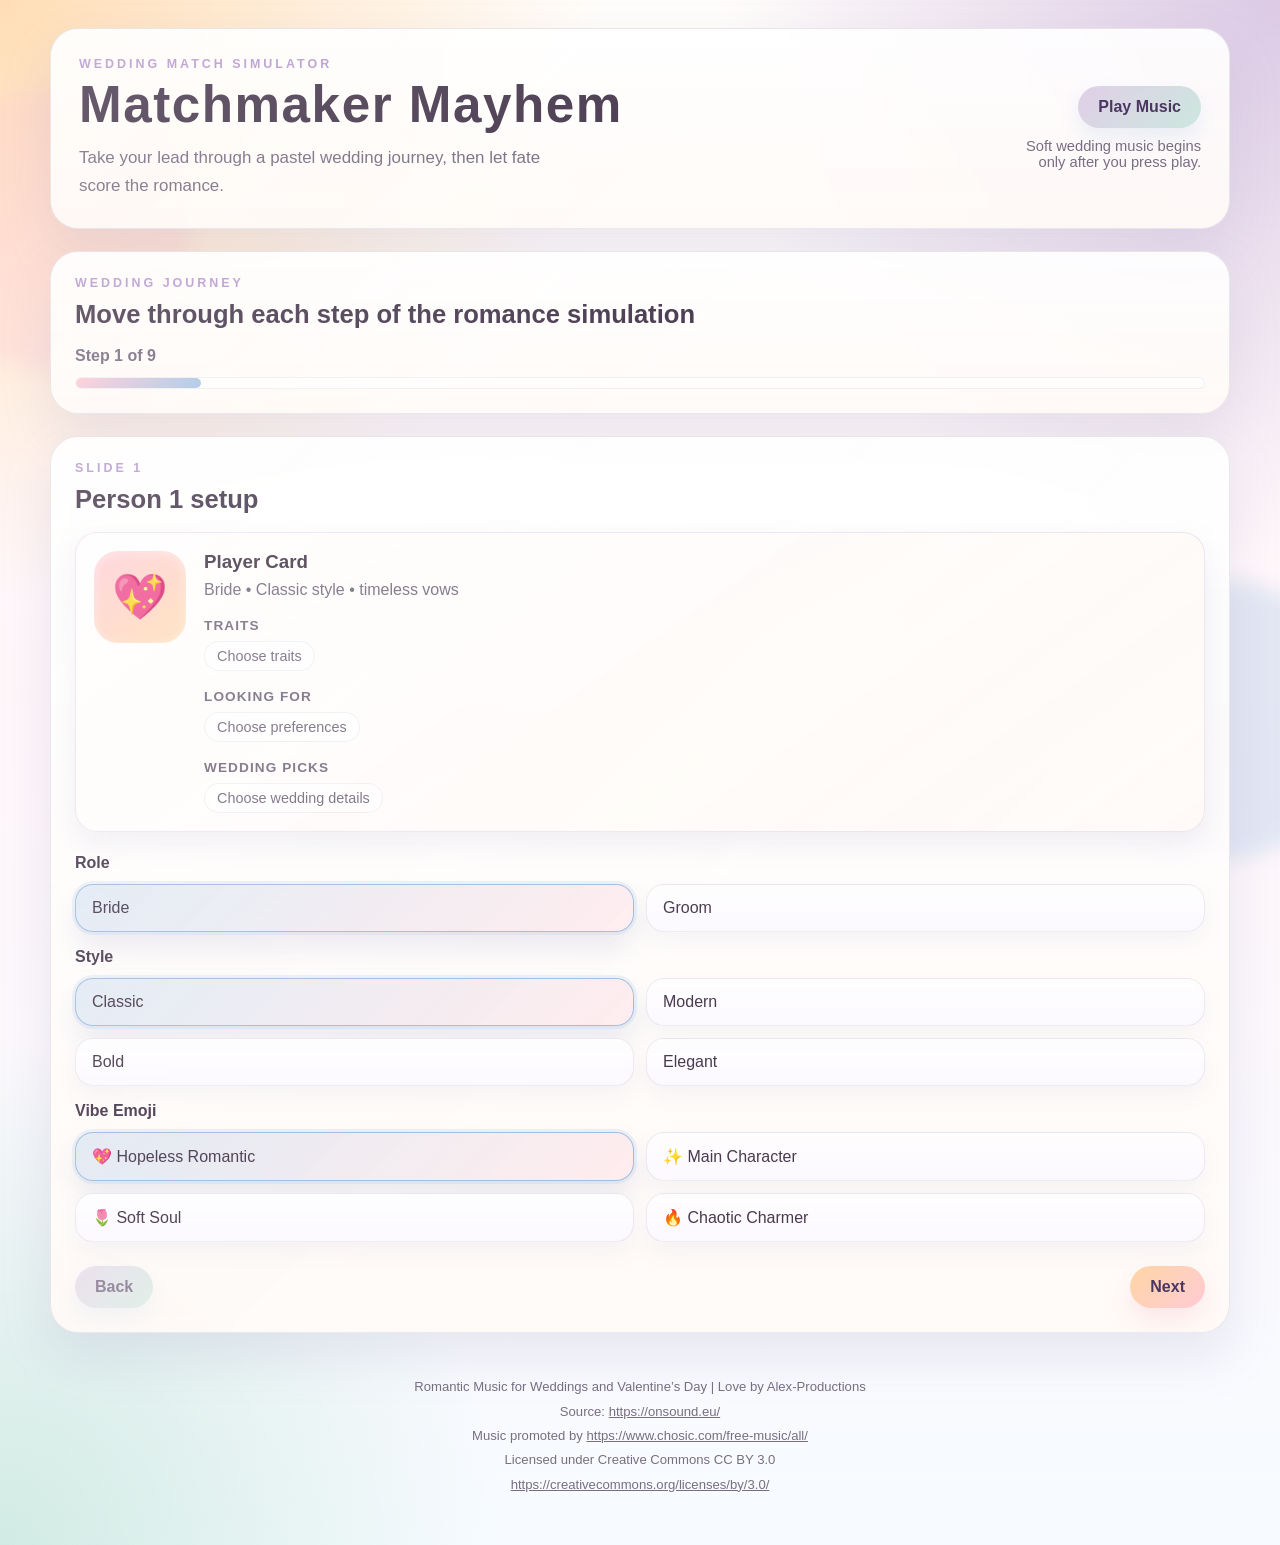
<file: index.html>
<!DOCTYPE html>
<html lang="en">
<head>
  <meta charset="UTF-8">
  <meta name="viewport" content="width=device-width, initial-scale=1.0">
  <title>Matchmaker Mayhem</title>
  <link rel="stylesheet" href="styles.css">
</head>
<body>
  <div class="page-shell">
    <main class="app">
      <header class="hero card">
        <div class="hero-copy">
          <p class="eyebrow">Wedding Match Simulator</p>
          <h1>Matchmaker Mayhem</h1>
          <p class="subtitle">Take your lead through a pastel wedding journey, then let fate score the romance.</p>
        </div>

        <div class="hero-actions">
          <button id="music-toggle" class="ghost-button" type="button" aria-pressed="false">Play Music</button>
          <p class="music-note">Soft wedding music begins only after you press play.</p>
        </div>
      </header>

      <section class="instructions card">
        <div class="section-heading">
          <p class="section-kicker">Wedding Journey</p>
          <h2>Move through each step of the romance simulation</h2>
        </div>
        <div class="journey-status">
          <span id="journey-progress">Step 1 of 6</span>
          <div class="progress-track" aria-hidden="true">
            <div id="progress-fill" class="progress-fill"></div>
          </div>
        </div>
      </section>

      <section class="wizard-shell card">
        <div id="status-message" class="status-message hidden" aria-live="polite"></div>
        <div class="wizard-stage">
          <section class="wizard-slide active" data-slide="0">
            <div class="section-heading">
              <p class="section-kicker">Slide 1</p>
              <h2>Person 1 setup</h2>
            </div>

            <div class="player-card" id="player-card">
              <div class="player-avatar" id="player-avatar" aria-hidden="true">💖</div>
              <div class="player-card-copy">
                <h3>Player Card</h3>
                <p id="player-role-style">Bride • Classic style</p>
                <div class="summary-row">
                  <span class="summary-label">Traits</span>
                  <div class="chips" id="player-trait-summary"></div>
                </div>
                <div class="summary-row">
                  <span class="summary-label">Looking for</span>
                  <div class="chips" id="desired-trait-summary"></div>
                </div>
                <div class="summary-row">
                  <span class="summary-label">Wedding picks</span>
                  <div class="chips" id="wedding-preference-summary"></div>
                </div>
              </div>
            </div>

            <div class="field-group">
              <h3>Role</h3>
              <div class="choice-row" id="person1-role">
                <label class="choice-card"><input type="radio" name="person1-role" value="Bride" checked><span>Bride</span></label>
                <label class="choice-card"><input type="radio" name="person1-role" value="Groom"><span>Groom</span></label>
              </div>
            </div>

            <div class="field-group">
              <h3>Style</h3>
              <div class="choice-grid" id="person1-style">
                <label class="choice-card"><input type="radio" name="person1-style" value="classic" checked><span>Classic</span></label>
                <label class="choice-card"><input type="radio" name="person1-style" value="modern"><span>Modern</span></label>
                <label class="choice-card"><input type="radio" name="person1-style" value="bold"><span>Bold</span></label>
                <label class="choice-card"><input type="radio" name="person1-style" value="elegant"><span>Elegant</span></label>
              </div>
            </div>

            <div class="field-group">
              <h3>Vibe Emoji</h3>
              <div class="choice-grid vibe-grid" id="player-vibe">
                <label class="choice-card vibe-card"><input type="radio" name="player-vibe" value="💖" checked><span>💖 Hopeless Romantic</span></label>
                <label class="choice-card vibe-card"><input type="radio" name="player-vibe" value="✨"><span>✨ Main Character</span></label>
                <label class="choice-card vibe-card"><input type="radio" name="player-vibe" value="🌷"><span>🌷 Soft Soul</span></label>
                <label class="choice-card vibe-card"><input type="radio" name="player-vibe" value="🔥"><span>🔥 Chaotic Charmer</span></label>
              </div>
            </div>
          </section>

          <section class="wizard-slide" data-slide="1">
            <div class="section-heading">
              <p class="section-kicker">Slide 2</p>
              <h2>Personality traits</h2>
            </div>

            <div class="field-group">
              <h3>Person 1 Traits <span>(choose up to 2)</span></h3>
              <div class="choice-grid" id="person1-traits">
                <label class="choice-card"><input type="checkbox" name="person1-traits" value="romantic"><span>Romantic</span></label>
                <label class="choice-card"><input type="checkbox" name="person1-traits" value="adventurous"><span>Adventurous</span></label>
                <label class="choice-card"><input type="checkbox" name="person1-traits" value="shy"><span>Shy</span></label>
                <label class="choice-card"><input type="checkbox" name="person1-traits" value="dramatic"><span>Dramatic</span></label>
                <label class="choice-card"><input type="checkbox" name="person1-traits" value="organized"><span>Organized</span></label>
                <label class="choice-card"><input type="checkbox" name="person1-traits" value="spontaneous"><span>Spontaneous</span></label>
              </div>
            </div>

            <div class="field-group">
              <h3>Desired Partner Traits <span>(choose up to 2)</span></h3>
              <div class="choice-grid" id="desired-traits">
                <label class="choice-card"><input type="checkbox" name="desired-traits" value="romantic"><span>Romantic</span></label>
                <label class="choice-card"><input type="checkbox" name="desired-traits" value="adventurous"><span>Adventurous</span></label>
                <label class="choice-card"><input type="checkbox" name="desired-traits" value="shy"><span>Shy</span></label>
                <label class="choice-card"><input type="checkbox" name="desired-traits" value="dramatic"><span>Dramatic</span></label>
                <label class="choice-card"><input type="checkbox" name="desired-traits" value="organized"><span>Organized</span></label>
                <label class="choice-card"><input type="checkbox" name="desired-traits" value="spontaneous"><span>Spontaneous</span></label>
              </div>
            </div>
          </section>

          <section class="wizard-slide" data-slide="2">
            <div class="section-heading">
              <p class="section-kicker">Slide 3</p>
              <h2>Choose a partner</h2>
            </div>

            <div class="field-group">
              <h3>Partner Role</h3>
              <div class="choice-row" id="partner-role">
                <label class="choice-card"><input type="radio" name="partner-role" value="Bride" checked><span>Bride</span></label>
                <label class="choice-card"><input type="radio" name="partner-role" value="Groom"><span>Groom</span></label>
              </div>
            </div>

            <p class="partner-intro">Each portrait gives you the vibe only. Hidden traits still power the chemistry behind the scenes.</p>
            <div id="partner-list" class="partner-list" aria-live="polite"></div>
          </section>

          <section class="wizard-slide" data-slide="3">
            <div class="section-heading">
              <p class="section-kicker">Slide 4</p>
              <h2>Wedding preferences</h2>
            </div>

            <div class="field-group">
              <h3>Cake Flavor</h3>
              <div class="choice-grid">
                <label class="choice-card"><input type="radio" name="cake-flavor" value="vanilla"><span>Vanilla</span></label>
                <label class="choice-card"><input type="radio" name="cake-flavor" value="chocolate"><span>Chocolate</span></label>
                <label class="choice-card"><input type="radio" name="cake-flavor" value="red velvet"><span>Red Velvet</span></label>
                <label class="choice-card"><input type="radio" name="cake-flavor" value="strawberry"><span>Strawberry</span></label>
              </div>
            </div>

            <div class="field-group">
              <h3>Music Type</h3>
              <div class="choice-grid">
                <label class="choice-card"><input type="radio" name="music-type" value="live band"><span>Live Band</span></label>
                <label class="choice-card"><input type="radio" name="music-type" value="orchestra"><span>Orchestra</span></label>
                <label class="choice-card"><input type="radio" name="music-type" value="DJ"><span>DJ</span></label>
                <label class="choice-card"><input type="radio" name="music-type" value="acoustic"><span>Acoustic</span></label>
              </div>
            </div>

            <div class="field-group">
              <h3>Invitation Style</h3>
              <div class="choice-grid">
                <label class="choice-card"><input type="radio" name="invitation-style" value="modern"><span>Modern</span></label>
                <label class="choice-card"><input type="radio" name="invitation-style" value="floral"><span>Floral</span></label>
                <label class="choice-card"><input type="radio" name="invitation-style" value="elegant"><span>Elegant</span></label>
                <label class="choice-card"><input type="radio" name="invitation-style" value="vintage"><span>Vintage</span></label>
              </div>
            </div>
          </section>

          <section class="wizard-slide" data-slide="4">
            <div class="section-heading">
              <p class="section-kicker">Slide 5</p>
              <h2>Cake Timing</h2>
            </div>

            <div class="game-card">
              <p class="partner-intro">Click at the perfect moment to cut the cake.</p>
              <div class="timing-track" aria-hidden="true">
                <div class="timing-zone"></div>
                <div id="cake-marker" class="timing-marker"></div>
              </div>
              <div class="game-actions">
                <button id="cake-start-btn" type="button">Start Cake Timing</button>
                <button id="cake-cut-btn" class="ghost-button" type="button" disabled>Cut The Cake</button>
              </div>
              <div id="cake-result" class="game-result">Start the game, then stop the marker near the center.</div>
            </div>
          </section>

          <section class="wizard-slide" data-slide="5">
            <div class="section-heading">
              <p class="section-kicker">Slide 6</p>
              <h2>Bouquet Catch</h2>
            </div>

            <div class="game-card">
              <p class="partner-intro">Wait for the signal, then click as fast as you can.</p>
              <div id="bouquet-status" class="reaction-status">Press start when you're ready.</div>
              <div class="game-actions">
                <button id="bouquet-start-btn" type="button">Start Bouquet Catch</button>
                <button id="bouquet-catch-btn" class="ghost-button" type="button" disabled>Catch!</button>
              </div>
              <div id="bouquet-result" class="game-result">Fast reactions earn the biggest bouquet bonus.</div>
            </div>
          </section>

          <section class="wizard-slide" data-slide="6">
            <div class="section-heading">
              <p class="section-kicker">Slide 7</p>
              <h2>Dance Floor Hype</h2>
            </div>

            <div class="game-card">
              <p class="partner-intro">Build the dance-floor energy before the timer runs out.</p>
              <div class="meter-shell" aria-hidden="true">
                <div id="dance-meter-fill" class="meter-fill"></div>
              </div>
              <div id="dance-status" class="reaction-status">Press start, then click HYPE! as fast as you can.</div>
              <div class="game-actions">
                <button id="dance-start-btn" type="button">Start Dance Floor Hype</button>
                <button id="dance-hype-btn" class="ghost-button" type="button" disabled>HYPE!</button>
              </div>
              <div id="dance-result" class="game-result">More clicks mean a bigger crowd-energy bonus.</div>
            </div>
          </section>

          <section class="wizard-slide" data-slide="7">
            <div class="section-heading">
              <p class="section-kicker">Slide 8</p>
              <h2>Finalize Matchmaking</h2>
            </div>

            <div class="matchmake-stage">
              <p class="partner-intro">With all wedding trials complete, your bonus score is sealed—and destiny decides the final wedding fate.</p>
              <button id="matchmake-btn" type="button">Reveal Wedding Fate</button>
            </div>
          </section>

          <section class="wizard-slide result-slide" data-slide="8">
            <div class="section-heading">
              <p class="section-kicker">Slide 9</p>
              <h2>Wedding outcome</h2>
            </div>
            <div id="result" class="result empty">
              <p>Your compatibility score, chemistry notes, and wedding story will appear here.</p>
            </div>
            <div id="result-actions" class="result-actions hidden">
              <button id="play-again-btn" class="play-again-button" type="button">Play Again</button>
            </div>
          </section>
        </div>

        <div class="wizard-nav">
          <button id="back-btn" class="ghost-button" type="button">Back</button>
          <button id="next-btn" type="button">Next</button>
        </div>
      </section>

      <footer class="site-footer">
        <p>Romantic Music for Weddings and Valentine’s Day | Love by Alex-Productions</p>
        <p>Source: <a href="https://onsound.eu/" target="_blank" rel="noreferrer">https://onsound.eu/</a></p>
        <p>Music promoted by <a href="https://www.chosic.com/free-music/all/" target="_blank" rel="noreferrer">https://www.chosic.com/free-music/all/</a></p>
        <p>Licensed under Creative Commons CC BY 3.0</p>
        <p><a href="https://creativecommons.org/licenses/by/3.0/" target="_blank" rel="noreferrer">https://creativecommons.org/licenses/by/3.0/</a></p>
      </footer>
    </main>
  </div>

  <div id="matchmaking-overlay" class="matchmaking-overlay hidden" aria-live="polite" aria-hidden="true">
    <div class="matchmaking-card">
      <div class="loading-hearts" aria-hidden="true">
        <span>💘</span>
        <span>✨</span>
        <span>💐</span>
      </div>
      <h2>Matchmaking in progress...</h2>
      <p id="matchmaking-message">Analyzing compatibility...</p>
    </div>
  </div>

  <div id="gameplay-popup" class="gameplay-popup hidden" aria-live="polite" aria-hidden="true">
    <div class="gameplay-popup-card">
      <button id="gameplay-popup-close" class="gameplay-popup-close" type="button" aria-label="Close popup">&times;</button>
      <p id="gameplay-popup-kicker" class="section-kicker">Wedding Moment</p>
      <h2 id="gameplay-popup-title">Minigame Result</h2>
      <p id="gameplay-popup-message">The wedding energy is shifting...</p>
      <div id="gameplay-popup-score" class="popup-score">+0 bonus</div>
    </div>
  </div>

  <audio id="wedding-audio" preload="auto">
    <source src="wedding_music.mp3" type="audio/mpeg">
  </audio>

  <script src="script.js"></script>
</body>
</html>
</file>
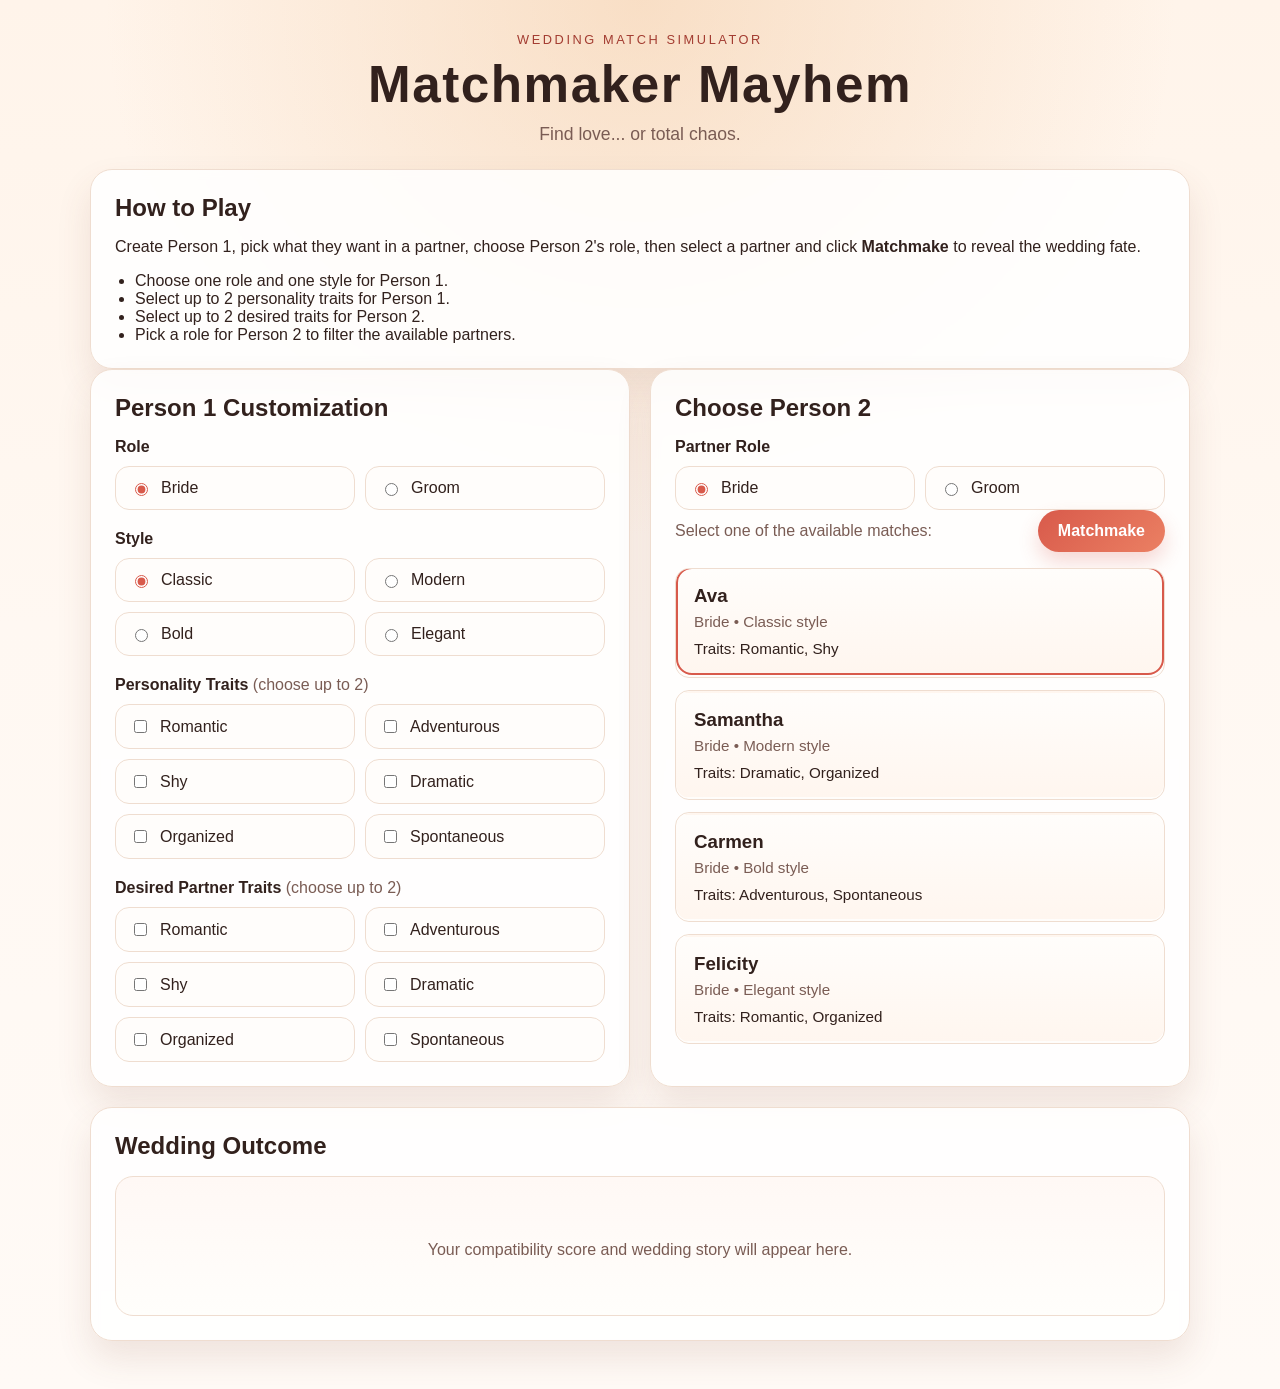
<file: Matchmaker_Mayhem/index.html>
<!DOCTYPE html>
<html lang="en">
<head>
  <meta charset="UTF-8">
  <meta name="viewport" content="width=device-width, initial-scale=1.0">
  <title>Matchmaker Mayhem</title>
  <link rel="stylesheet" href="styles.css">
</head>
<body>
  <main class="app">
    <header class="hero">
      <p class="eyebrow">Wedding Match Simulator</p>
      <h1>Matchmaker Mayhem</h1>
      <p class="subtitle">Find love... or total chaos.</p>
    </header>

    <section class="panel instructions">
      <h2>How to Play</h2>
      <p>Create Person 1, pick what they want in a partner, choose Person 2's role, then select a partner and click <strong>Matchmake</strong> to reveal the wedding fate.</p>
      <ul>
        <li>Choose one role and one style for Person 1.</li>
        <li>Select up to 2 personality traits for Person 1.</li>
        <li>Select up to 2 desired traits for Person 2.</li>
        <li>Pick a role for Person 2 to filter the available partners.</li>
      </ul>
    </section>

    <div class="grid">
      <section class="panel">
        <h2>Person 1 Customization</h2>

        <div class="field-group">
          <h3>Role</h3>
          <div class="choice-row" id="person1-role">
            <label><input type="radio" name="person1-role" value="Bride" checked> Bride</label>
            <label><input type="radio" name="person1-role" value="Groom"> Groom</label>
          </div>
        </div>

        <div class="field-group">
          <h3>Style</h3>
          <div class="choice-grid" id="person1-style">
            <label><input type="radio" name="person1-style" value="classic" checked> Classic</label>
            <label><input type="radio" name="person1-style" value="modern"> Modern</label>
            <label><input type="radio" name="person1-style" value="bold"> Bold</label>
            <label><input type="radio" name="person1-style" value="elegant"> Elegant</label>
          </div>
        </div>

        <div class="field-group">
          <h3>Personality Traits <span>(choose up to 2)</span></h3>
          <div class="choice-grid" id="person1-traits">
            <label><input type="checkbox" name="person1-traits" value="romantic"> Romantic</label>
            <label><input type="checkbox" name="person1-traits" value="adventurous"> Adventurous</label>
            <label><input type="checkbox" name="person1-traits" value="shy"> Shy</label>
            <label><input type="checkbox" name="person1-traits" value="dramatic"> Dramatic</label>
            <label><input type="checkbox" name="person1-traits" value="organized"> Organized</label>
            <label><input type="checkbox" name="person1-traits" value="spontaneous"> Spontaneous</label>
          </div>
        </div>

        <div class="field-group">
          <h3>Desired Partner Traits <span>(choose up to 2)</span></h3>
          <div class="choice-grid" id="desired-traits">
            <label><input type="checkbox" name="desired-traits" value="romantic"> Romantic</label>
            <label><input type="checkbox" name="desired-traits" value="adventurous"> Adventurous</label>
            <label><input type="checkbox" name="desired-traits" value="shy"> Shy</label>
            <label><input type="checkbox" name="desired-traits" value="dramatic"> Dramatic</label>
            <label><input type="checkbox" name="desired-traits" value="organized"> Organized</label>
            <label><input type="checkbox" name="desired-traits" value="spontaneous"> Spontaneous</label>
          </div>
        </div>
      </section>

      <section class="panel">
        <h2>Choose Person 2</h2>

        <div class="field-group">
          <h3>Partner Role</h3>
          <div class="choice-row" id="partner-role">
            <label><input type="radio" name="partner-role" value="Bride" checked> Bride</label>
            <label><input type="radio" name="partner-role" value="Groom"> Groom</label>
          </div>
        </div>

        <div class="partner-header">
          <p>Select one of the available matches:</p>
          <button id="matchmake-btn" type="button">Matchmake</button>
        </div>

        <div id="partner-list" class="partner-list" aria-live="polite"></div>
      </section>
    </div>

    <section class="panel result-panel">
      <h2>Wedding Outcome</h2>
      <div id="result" class="result empty">
        <p>Your compatibility score and wedding story will appear here.</p>
      </div>
    </section>
  </main>

  <script src="script.js"></script>
</body>
</html>
</file>
<file: styles.css>
:root {
  --creamsicle: #ffd6a5;
  --creamsicle-deep: #ffb86b;
  --lavender: #cdb4db;
  --lavender-deep: #b79acf;
  --blush: #ffcad4;
  --blush-deep: #f4a7b9;
  --mint: #b8e0d2;
  --mint-deep: #a2d5c6;
  --denim: #a7c7e7;
  --denim-deep: #89b0d9;
  --text: #493a4f;
  --muted: #786e82;
  --border: rgba(138, 131, 159, 0.18);
  --shadow: 0 22px 50px rgba(145, 144, 184, 0.18);
  --shadow-soft: 0 12px 28px rgba(145, 144, 184, 0.14);
  --button-text: #4b375f;
  --danger: #934c56;
}

* {
  box-sizing: border-box;
}

html {
  scroll-behavior: smooth;
}

body {
  margin: 0;
  min-height: 100vh;
  font-family: "Trebuchet MS", Verdana, sans-serif;
  color: var(--text);
  background:
    radial-gradient(circle at top left, rgba(255, 214, 165, 0.8), transparent 30%),
    radial-gradient(circle at top right, rgba(205, 180, 219, 0.7), transparent 28%),
    radial-gradient(circle at bottom left, rgba(184, 224, 210, 0.6), transparent 25%),
    linear-gradient(180deg, #fffdfb 0%, #fff6fa 45%, #f7fbff 100%);
}

body.overlay-open {
  overflow: hidden;
}

.page-shell {
  position: relative;
  isolation: isolate;
}

.page-shell::before,
.page-shell::after {
  content: "";
  position: fixed;
  width: 280px;
  height: 280px;
  border-radius: 50%;
  filter: blur(10px);
  opacity: 0.45;
  pointer-events: none;
  z-index: 0;
}

.page-shell::before {
  top: 90px;
  left: -90px;
  background: rgba(255, 202, 212, 0.7);
}

.page-shell::after {
  right: -80px;
  bottom: 40px;
  background: rgba(167, 199, 231, 0.7);
}

.app {
  position: relative;
  z-index: 1;
  width: min(1180px, calc(100% - 32px));
  margin: 0 auto;
  padding: 28px 0 44px;
}

.card,
.wizard-shell {
  background: linear-gradient(180deg, rgba(255, 255, 255, 0.9), rgba(255, 250, 247, 0.92));
  border: 1px solid var(--border);
  border-radius: 28px;
  box-shadow: var(--shadow);
  backdrop-filter: blur(10px);
}

.hero,
.instructions,
.wizard-shell {
  position: relative;
  overflow: hidden;
}

.hero::after,
.instructions::after,
.wizard-shell::after {
  content: "";
  position: absolute;
  inset: 0;
  background: linear-gradient(135deg, rgba(255, 255, 255, 0.18), transparent 60%);
  pointer-events: none;
}

.hero {
  display: flex;
  justify-content: space-between;
  gap: 24px;
  align-items: center;
  padding: 28px;
  margin-bottom: 22px;
}

.hero-copy {
  max-width: 680px;
}

.hero h1 {
  margin: 0;
  font-size: clamp(2.7rem, 4vw, 4.4rem);
  line-height: 0.95;
  letter-spacing: 0.03em;
}

.eyebrow,
.section-kicker {
  margin: 0 0 10px;
  font-size: 0.78rem;
  text-transform: uppercase;
  letter-spacing: 0.24em;
  color: var(--lavender-deep);
  font-weight: bold;
}

.subtitle {
  max-width: 52ch;
  margin: 14px 0 0;
  color: var(--muted);
  font-size: 1.06rem;
  line-height: 1.65;
}

.hero-actions {
  min-width: 260px;
  display: grid;
  gap: 10px;
  justify-items: end;
}

.music-note {
  margin: 0;
  max-width: 22ch;
  text-align: right;
  color: var(--muted);
  font-size: 0.92rem;
}

.instructions,
.wizard-shell {
  padding: 24px;
}

.instructions {
  margin-bottom: 22px;
}

.section-heading {
  margin-bottom: 18px;
}

.section-heading h2 {
  margin: 0;
  font-size: clamp(1.5rem, 2vw, 2rem);
}

.journey-status {
  display: grid;
  gap: 12px;
}

#journey-progress {
  color: var(--muted);
  font-weight: bold;
}

.progress-track {
  width: 100%;
  height: 12px;
  border-radius: 999px;
  background: rgba(255, 255, 255, 0.7);
  overflow: hidden;
  border: 1px solid rgba(138, 131, 159, 0.12);
}

.progress-fill {
  width: 16.66%;
  height: 100%;
  border-radius: inherit;
  background: linear-gradient(135deg, var(--blush), var(--denim));
  transition: width 0.24s ease;
}

.wizard-stage {
  position: relative;
  min-height: 690px;
}

.status-message {
  margin-bottom: 18px;
  padding: 12px 14px;
  border-radius: 16px;
  background: rgba(255, 247, 248, 0.94);
  border: 1px solid rgba(148, 76, 86, 0.2);
  color: var(--danger);
  font-weight: bold;
}

.status-message.hidden {
  display: none;
}

.wizard-slide {
  display: none;
  animation: slideFade 0.28s ease;
}

.wizard-slide.active {
  display: block;
}

.result-slide.active {
  animation: slideDown 0.32s ease;
}

.wizard-nav {
  display: flex;
  justify-content: space-between;
  gap: 16px;
  margin-top: 24px;
}

.player-card {
  display: grid;
  grid-template-columns: 92px minmax(0, 1fr);
  gap: 18px;
  align-items: start;
  padding: 18px;
  margin-bottom: 22px;
  border-radius: 22px;
  background:
    linear-gradient(145deg, rgba(255, 255, 255, 0.88), rgba(255, 250, 247, 0.94)),
    linear-gradient(135deg, rgba(255, 214, 165, 0.18), rgba(205, 180, 219, 0.14));
  border: 1px solid rgba(183, 154, 207, 0.24);
  box-shadow: var(--shadow-soft);
}

.player-avatar {
  width: 92px;
  height: 92px;
  display: grid;
  place-items: center;
  font-size: 2.8rem;
  border-radius: 24px;
  background: linear-gradient(145deg, rgba(255, 202, 212, 0.9), rgba(255, 214, 165, 0.75));
  box-shadow: inset 0 2px 12px rgba(255, 255, 255, 0.45);
}

.player-card-copy h3 {
  margin: 0 0 4px;
}

.player-card-copy p,
.partner-intro,
.result p {
  line-height: 1.6;
}

.player-card-copy p {
  margin: 0 0 14px;
  color: var(--muted);
}

.summary-row + .summary-row,
.field-group + .field-group {
  margin-top: 16px;
}

.summary-label {
  display: inline-block;
  margin-bottom: 8px;
  font-size: 0.85rem;
  font-weight: bold;
  letter-spacing: 0.08em;
  text-transform: uppercase;
  color: var(--muted);
}

.field-group h3 {
  margin: 0 0 12px;
  font-size: 1rem;
}

.field-group h3 span {
  color: var(--muted);
  font-weight: normal;
}

.choice-row,
.choice-grid,
.partner-list {
  display: grid;
  gap: 12px;
}

.choice-row {
  grid-template-columns: repeat(2, minmax(0, 1fr));
}

.choice-grid,
.partner-list {
  grid-template-columns: repeat(2, minmax(0, 1fr));
}

.choice-card,
.partner-card {
  position: relative;
  display: block;
  cursor: pointer;
}

.choice-card input,
.partner-card input {
  position: absolute;
  opacity: 0;
  pointer-events: none;
}

.choice-card span,
.partner-card .card-content {
  display: block;
  border-radius: 18px;
  border: 1px solid rgba(138, 131, 159, 0.14);
  background: linear-gradient(180deg, rgba(255, 255, 255, 0.92), rgba(251, 247, 255, 0.9));
  box-shadow: 0 10px 20px rgba(145, 144, 184, 0.08);
  transition: transform 0.22s ease, border-color 0.22s ease, box-shadow 0.22s ease, background 0.22s ease;
}

.choice-card span {
  padding: 14px 16px;
}

.choice-card:hover span,
.partner-card:hover .card-content {
  transform: translateY(-3px) scale(1.01);
  border-color: rgba(183, 154, 207, 0.45);
  box-shadow: 0 16px 28px rgba(145, 144, 184, 0.15);
}

.choice-card input:checked + span {
  border-color: rgba(137, 176, 217, 0.78);
  background: linear-gradient(135deg, rgba(167, 199, 231, 0.34), rgba(255, 202, 212, 0.3));
  box-shadow: 0 0 0 3px rgba(167, 199, 231, 0.22), 0 16px 28px rgba(145, 144, 184, 0.18);
}

.partner-card .card-content {
  height: 100%;
  padding: 18px;
  background:
    linear-gradient(180deg, rgba(255, 255, 255, 0.95), rgba(255, 250, 247, 0.94)),
    linear-gradient(135deg, rgba(255, 214, 165, 0.12), rgba(205, 180, 219, 0.12));
}

.partner-card input:checked + .card-content {
  transform: translateY(-4px) scale(1.015);
  border-color: rgba(244, 167, 185, 0.9);
  box-shadow: 0 0 0 3px rgba(244, 167, 185, 0.16), 0 18px 34px rgba(145, 144, 184, 0.2);
}

.portrait-row {
  display: flex;
  justify-content: space-between;
  align-items: start;
  gap: 14px;
  margin-bottom: 12px;
}

.portrait-emoji {
  width: 64px;
  height: 64px;
  display: grid;
  place-items: center;
  border-radius: 18px;
  font-size: 2rem;
  background: linear-gradient(145deg, rgba(255, 202, 212, 0.86), rgba(184, 224, 210, 0.76));
  box-shadow: inset 0 2px 10px rgba(255, 255, 255, 0.48);
}

.reaction-badge {
  align-self: center;
  padding: 6px 10px;
  border-radius: 999px;
  background: rgba(255, 255, 255, 0.8);
  color: #9a5875;
  font-size: 0.82rem;
  font-weight: bold;
}

.partner-card h3,
.partner-card p,
.result h3,
.result p {
  margin: 0;
}

.partner-card h3 {
  margin-bottom: 6px;
  font-size: 1.25rem;
}

.meta,
.style-line {
  color: var(--muted);
  font-size: 0.95rem;
}

.blurb {
  margin-top: 10px;
}

.matchmake-stage {
  display: grid;
  gap: 18px;
  justify-items: start;
  padding: 18px;
  border-radius: 22px;
  background:
    linear-gradient(145deg, rgba(255, 255, 255, 0.86), rgba(255, 250, 247, 0.9)),
    linear-gradient(135deg, rgba(184, 224, 210, 0.18), rgba(205, 180, 219, 0.18));
  border: 1px solid rgba(138, 131, 159, 0.12);
}

.game-card {
  display: grid;
  gap: 18px;
  padding: 20px;
  border-radius: 22px;
  background:
    linear-gradient(145deg, rgba(255, 255, 255, 0.88), rgba(255, 250, 247, 0.92)),
    linear-gradient(135deg, rgba(255, 202, 212, 0.16), rgba(167, 199, 231, 0.12));
  border: 1px solid rgba(138, 131, 159, 0.12);
}

.game-actions {
  display: flex;
  flex-wrap: wrap;
  gap: 12px;
}

.game-result,
.reaction-status {
  min-height: 54px;
  padding: 14px 16px;
  border-radius: 18px;
  background: rgba(255, 255, 255, 0.78);
  border: 1px solid rgba(138, 131, 159, 0.12);
  line-height: 1.5;
}

.timing-track {
  position: relative;
  height: 22px;
  border-radius: 999px;
  background: linear-gradient(90deg, rgba(167, 199, 231, 0.45), rgba(255, 202, 212, 0.55));
  overflow: hidden;
  border: 1px solid rgba(138, 131, 159, 0.14);
}

.timing-zone {
  position: absolute;
  top: 0;
  left: 42%;
  width: 16%;
  height: 100%;
  background: rgba(184, 224, 210, 0.85);
}

.timing-marker {
  position: absolute;
  top: -6px;
  left: 0;
  width: 18px;
  height: 34px;
  border-radius: 999px;
  background: linear-gradient(180deg, var(--creamsicle-deep), var(--blush-deep));
  box-shadow: 0 8px 18px rgba(244, 167, 185, 0.3);
}

.meter-shell {
  height: 22px;
  border-radius: 999px;
  background: rgba(255, 255, 255, 0.7);
  border: 1px solid rgba(138, 131, 159, 0.14);
  overflow: hidden;
}

.meter-fill {
  width: 0%;
  height: 100%;
  border-radius: inherit;
  background: linear-gradient(135deg, var(--mint), var(--denim));
  transition: width 0.12s ease;
}

button,
.ghost-button {
  border: 0;
  border-radius: 999px;
  padding: 12px 20px;
  font-size: 1rem;
  font-weight: bold;
  cursor: pointer;
  transition: transform 0.22s ease, box-shadow 0.22s ease, background 0.22s ease;
}

button {
  color: var(--button-text);
  background: linear-gradient(135deg, var(--creamsicle), var(--blush));
  box-shadow: 0 12px 24px rgba(244, 167, 185, 0.24);
}

.ghost-button {
  color: var(--button-text);
  background: linear-gradient(135deg, rgba(205, 180, 219, 0.62), rgba(184, 224, 210, 0.72));
  box-shadow: 0 10px 20px rgba(137, 176, 217, 0.16);
}

button:hover,
.ghost-button:hover {
  transform: translateY(-2px);
}

button:disabled,
.ghost-button:disabled {
  cursor: not-allowed;
  opacity: 0.6;
  transform: none;
}

.result {
  position: relative;
  min-height: 180px;
  border-radius: 22px;
  padding: 22px;
  background:
    linear-gradient(180deg, rgba(255, 255, 255, 0.92), rgba(255, 250, 247, 0.96)),
    linear-gradient(135deg, rgba(167, 199, 231, 0.1), rgba(255, 202, 212, 0.12));
  border: 1px solid rgba(138, 131, 159, 0.14);
  overflow: hidden;
  transition: opacity 0.24s ease, transform 0.24s ease;
}

.result.empty {
  display: grid;
  place-items: center;
  text-align: center;
  color: var(--muted);
}

.result.error {
  border-color: rgba(148, 76, 86, 0.26);
  background: linear-gradient(180deg, rgba(255, 247, 248, 0.96), rgba(255, 250, 247, 0.96));
  color: var(--danger);
}

.result.dream::before,
.result.sparkle::before {
  content: "💖 ✨ 💐";
  position: absolute;
  top: 14px;
  right: 18px;
  font-size: 1.2rem;
  letter-spacing: 0.18em;
  opacity: 0.72;
  animation: floaty 2.4s ease-in-out infinite;
}

.result.runaway {
  animation: shake 0.45s ease-in-out 2;
}

.result.is-resetting {
  opacity: 0;
  transform: translateY(8px);
}

.result-score {
  margin: 0 0 10px;
  font-size: clamp(2.4rem, 4vw, 3.4rem);
  line-height: 1;
  color: var(--lavender-deep);
}

.result-title-row {
  display: flex;
  align-items: center;
  gap: 10px;
  margin-bottom: 10px;
}

.result-icon {
  font-size: 1.5rem;
}

.breakdown {
  display: grid;
  grid-template-columns: repeat(2, minmax(0, 1fr));
  gap: 12px;
  margin-top: 18px;
}

.breakdown-card {
  padding: 14px;
  border-radius: 18px;
  background: rgba(255, 255, 255, 0.74);
  border: 1px solid rgba(138, 131, 159, 0.12);
}

.breakdown-card strong {
  display: block;
  margin-bottom: 8px;
}

.chips {
  display: flex;
  flex-wrap: wrap;
  gap: 8px;
}

.chip {
  display: inline-flex;
  align-items: center;
  justify-content: center;
  min-height: 30px;
  padding: 6px 12px;
  border-radius: 999px;
  background: rgba(255, 255, 255, 0.78);
  border: 1px solid rgba(138, 131, 159, 0.12);
  color: var(--text);
  font-size: 0.9rem;
}

.chip.is-empty {
  color: var(--muted);
  background: rgba(255, 255, 255, 0.58);
}

.helper-text {
  margin-top: 12px;
  color: var(--muted);
  font-size: 0.92rem;
}

.result-actions {
  display: flex;
  justify-content: center;
  margin-top: 16px;
}

.result-actions.hidden {
  display: none;
}

.play-again-button {
  min-width: 180px;
  background: linear-gradient(135deg, var(--mint), var(--denim));
  box-shadow: 0 12px 24px rgba(137, 176, 217, 0.2);
}

.play-again-button:hover {
  box-shadow: 0 16px 28px rgba(137, 176, 217, 0.24);
}

.matchmaking-overlay {
  position: fixed;
  inset: 0;
  z-index: 30;
  display: grid;
  place-items: center;
  padding: 20px;
  background: rgba(76, 62, 92, 0.32);
  backdrop-filter: blur(10px);
}

.matchmaking-overlay.hidden {
  display: none;
}

.gameplay-popup {
  position: fixed;
  inset: 0;
  z-index: 35;
  display: grid;
  place-items: center;
  padding: 20px;
  background: rgba(76, 62, 92, 0.24);
  backdrop-filter: blur(8px);
}

.gameplay-popup.hidden {
  display: none;
}

.gameplay-popup-card {
  position: relative;
  width: min(460px, 100%);
  padding: 28px 24px;
  text-align: center;
  border-radius: 28px;
  background: linear-gradient(180deg, rgba(255, 255, 255, 0.96), rgba(255, 250, 247, 0.96));
  box-shadow: 0 28px 60px rgba(76, 62, 92, 0.2);
  animation: slideDown 0.24s ease;
}

.gameplay-popup-card h2 {
  margin: 8px 0 10px;
}

.gameplay-popup-card p {
  margin: 0;
  line-height: 1.6;
}

.gameplay-popup-close {
  position: absolute;
  top: 12px;
  right: 12px;
  width: 40px;
  height: 40px;
  display: grid;
  place-items: center;
  padding: 0;
  border-radius: 999px;
  background: rgba(255, 255, 255, 0.88);
  border: 1px solid rgba(138, 131, 159, 0.16);
  box-shadow: 0 10px 18px rgba(145, 144, 184, 0.14);
  font-size: 1.4rem;
  line-height: 1;
}

.gameplay-popup-close:hover {
  background: rgba(255, 202, 212, 0.72);
}

.popup-score {
  display: inline-flex;
  align-items: center;
  justify-content: center;
  margin-top: 16px;
  min-height: 40px;
  padding: 8px 16px;
  border-radius: 999px;
  background: linear-gradient(135deg, rgba(255, 202, 212, 0.5), rgba(167, 199, 231, 0.42));
  border: 1px solid rgba(138, 131, 159, 0.12);
  font-weight: bold;
}

.matchmaking-card {
  width: min(440px, 100%);
  padding: 30px 24px;
  text-align: center;
  border-radius: 28px;
  background: linear-gradient(180deg, rgba(255, 255, 255, 0.94), rgba(255, 250, 247, 0.94));
  box-shadow: 0 28px 60px rgba(76, 62, 92, 0.22);
}

.matchmaking-card h2 {
  margin: 10px 0 10px;
}

.matchmaking-card p {
  margin: 0;
  color: var(--muted);
  font-size: 1rem;
}

.loading-hearts {
  display: flex;
  justify-content: center;
  gap: 14px;
  font-size: 1.8rem;
}

.loading-hearts span {
  animation: bounce 1s ease-in-out infinite;
}

.loading-hearts span:nth-child(2) {
  animation-delay: 0.15s;
}

.loading-hearts span:nth-child(3) {
  animation-delay: 0.3s;
}

.confetti-piece {
  position: absolute;
  top: -20px;
  width: 10px;
  height: 16px;
  border-radius: 999px;
  opacity: 0.9;
  animation: confetti-fall 1.8s linear forwards;
  pointer-events: none;
}

.site-footer {
  margin-top: 22px;
  padding: 18px 12px 2px;
  text-align: center;
  color: var(--muted);
  font-size: 0.82rem;
  line-height: 1.55;
}

.site-footer p {
  margin: 4px 0;
}

.site-footer a {
  color: inherit;
}

@keyframes slideFade {
  from {
    opacity: 0;
    transform: translateX(16px);
  }
  to {
    opacity: 1;
    transform: translateX(0);
  }
}

@keyframes slideDown {
  from {
    opacity: 0;
    transform: translateY(-12px);
  }
  to {
    opacity: 1;
    transform: translateY(0);
  }
}

@keyframes confetti-fall {
  0% {
    transform: translateY(0) rotate(0deg);
    opacity: 0.9;
  }
  100% {
    transform: translateY(240px) rotate(480deg);
    opacity: 0;
  }
}

@keyframes bounce {
  0%,
  100% {
    transform: translateY(0);
  }
  50% {
    transform: translateY(-10px);
  }
}

@keyframes floaty {
  0%,
  100% {
    transform: translateY(0);
  }
  50% {
    transform: translateY(-4px);
  }
}

@keyframes shake {
  0%,
  100% {
    transform: translateX(0);
  }
  25% {
    transform: translateX(-5px);
  }
  50% {
    transform: translateX(5px);
  }
  75% {
    transform: translateX(-4px);
  }
}

@media (max-width: 920px) {
  .hero {
    flex-direction: column;
    align-items: stretch;
  }

  .hero-actions {
    justify-items: start;
  }

  .music-note {
    text-align: left;
  }
}

@media (max-width: 720px) {
  .choice-row,
  .choice-grid,
  .partner-list,
  .breakdown {
    grid-template-columns: 1fr;
  }

  .player-card {
    grid-template-columns: 1fr;
    justify-items: start;
  }

  .wizard-nav {
    flex-direction: column;
  }
}

@media (max-width: 560px) {
  .app {
    width: min(100% - 18px, 1180px);
    padding-top: 18px;
  }

  .hero,
  .instructions,
  .wizard-shell {
    padding: 18px;
    border-radius: 22px;
  }

  .hero h1 {
    line-height: 1.02;
  }

  .wizard-stage {
    min-height: 760px;
  }

  .result {
    padding: 18px;
  }
}
</file>
<file: Matchmaker_Mayhem/styles.css>
:root {
  --bg: #fff8f2;
  --surface: #fffdfb;
  --surface-strong: #ffffff;
  --text: #32211d;
  --muted: #7a5c54;
  --accent: #d85a4b;
  --accent-dark: #a33c31;
  --secondary: #f2c9a1;
  --border: #efddd0;
  --shadow: 0 18px 35px rgba(124, 63, 49, 0.12);
  --success: #3f8554;
}

* {
  box-sizing: border-box;
}

body {
  margin: 0;
  font-family: "Trebuchet MS", Verdana, sans-serif;
  color: var(--text);
  background:
    radial-gradient(circle at top, rgba(242, 201, 161, 0.5), transparent 35%),
    linear-gradient(180deg, #fff4ea 0%, var(--bg) 45%, #fffaf6 100%);
}

.app {
  width: min(1100px, calc(100% - 32px));
  margin: 0 auto;
  padding: 32px 0 48px;
}

.hero {
  text-align: center;
  margin-bottom: 24px;
}

.hero h1 {
  margin: 0;
  font-size: clamp(2.4rem, 4vw, 4rem);
  letter-spacing: 0.03em;
}

.eyebrow {
  margin: 0 0 8px;
  text-transform: uppercase;
  letter-spacing: 0.2em;
  color: var(--accent-dark);
  font-size: 0.8rem;
}

.subtitle {
  margin-top: 10px;
  font-size: 1.1rem;
  color: var(--muted);
}

.grid {
  display: grid;
  grid-template-columns: repeat(2, minmax(0, 1fr));
  gap: 20px;
}

.panel {
  background: rgba(255, 255, 255, 0.86);
  border: 1px solid var(--border);
  border-radius: 22px;
  padding: 24px;
  box-shadow: var(--shadow);
  backdrop-filter: blur(4px);
}

.panel h2 {
  margin-top: 0;
  margin-bottom: 16px;
}

.instructions ul {
  margin: 14px 0 0;
  padding-left: 20px;
}

.field-group + .field-group {
  margin-top: 20px;
}

.field-group h3 {
  margin: 0 0 10px;
  font-size: 1rem;
}

.field-group h3 span {
  color: var(--muted);
  font-weight: normal;
}

.choice-row,
.choice-grid {
  display: grid;
  gap: 10px;
}

.choice-row {
  grid-template-columns: repeat(2, minmax(0, 1fr));
}

.choice-grid {
  grid-template-columns: repeat(2, minmax(0, 1fr));
}

label {
  display: flex;
  align-items: center;
  gap: 10px;
  padding: 12px 14px;
  background: var(--surface);
  border: 1px solid var(--border);
  border-radius: 14px;
  cursor: pointer;
  transition: transform 0.18s ease, border-color 0.18s ease, background 0.18s ease;
}

label:hover {
  transform: translateY(-1px);
  border-color: var(--secondary);
  background: var(--surface-strong);
}

input[type="radio"],
input[type="checkbox"] {
  accent-color: var(--accent);
}

.partner-header {
  display: flex;
  align-items: center;
  justify-content: space-between;
  gap: 16px;
  margin-bottom: 16px;
}

.partner-header p {
  margin: 0;
  color: var(--muted);
}

button {
  border: 0;
  border-radius: 999px;
  padding: 12px 20px;
  background: linear-gradient(135deg, var(--accent), #eb8063);
  color: white;
  font-size: 1rem;
  font-weight: bold;
  cursor: pointer;
  box-shadow: 0 10px 20px rgba(216, 90, 75, 0.24);
  transition: transform 0.18s ease, box-shadow 0.18s ease;
}

button:hover {
  transform: translateY(-2px);
  box-shadow: 0 14px 24px rgba(216, 90, 75, 0.3);
}

.partner-list {
  display: grid;
  gap: 12px;
}

.partner-card {
  display: block;
  padding: 0;
  overflow: hidden;
}

.partner-card input {
  position: absolute;
  opacity: 0;
  pointer-events: none;
}

.partner-card .card-content {
  padding: 16px;
  border-radius: 16px;
  border: 2px solid transparent;
  background: linear-gradient(180deg, #fffdfb 0%, #fff6ef 100%);
  transition: border-color 0.18s ease, transform 0.18s ease;
}

.partner-card input:checked + .card-content {
  border-color: var(--accent);
  transform: translateY(-2px);
}

.partner-card h3,
.partner-card p {
  margin: 0;
}

.partner-card h3 {
  margin-bottom: 6px;
}

.partner-card .meta {
  color: var(--muted);
  font-size: 0.95rem;
}

.partner-card .traits {
  margin-top: 10px;
  font-size: 0.95rem;
}

.result-panel {
  margin-top: 20px;
}

.result {
  min-height: 140px;
  border-radius: 18px;
  padding: 20px;
  background: linear-gradient(180deg, #fff8f5 0%, #fffefb 100%);
  border: 1px solid var(--border);
}

.result.empty {
  display: grid;
  place-items: center;
  color: var(--muted);
  text-align: center;
}

.result-score {
  font-size: 2.2rem;
  margin: 0;
  color: var(--accent-dark);
}

.result h3 {
  margin-bottom: 8px;
}

.result p {
  margin: 8px 0 0;
  line-height: 1.6;
}

.chips {
  display: flex;
  flex-wrap: wrap;
  gap: 8px;
  margin-top: 14px;
}

.chip {
  padding: 7px 11px;
  border-radius: 999px;
  background: #f9e3d3;
  color: #6b453c;
  font-size: 0.9rem;
}

.helper-text {
  margin-top: 10px;
  color: var(--muted);
  font-size: 0.92rem;
}

.error {
  color: #a82f2f;
}

@media (max-width: 820px) {
  .grid {
    grid-template-columns: 1fr;
  }

  .partner-header {
    flex-direction: column;
    align-items: stretch;
  }
}

@media (max-width: 560px) {
  .app {
    width: min(100% - 20px, 1100px);
    padding-top: 20px;
  }

  .panel {
    padding: 18px;
    border-radius: 18px;
  }

  .choice-grid,
  .choice-row {
    grid-template-columns: 1fr;
  }
}
</file>
